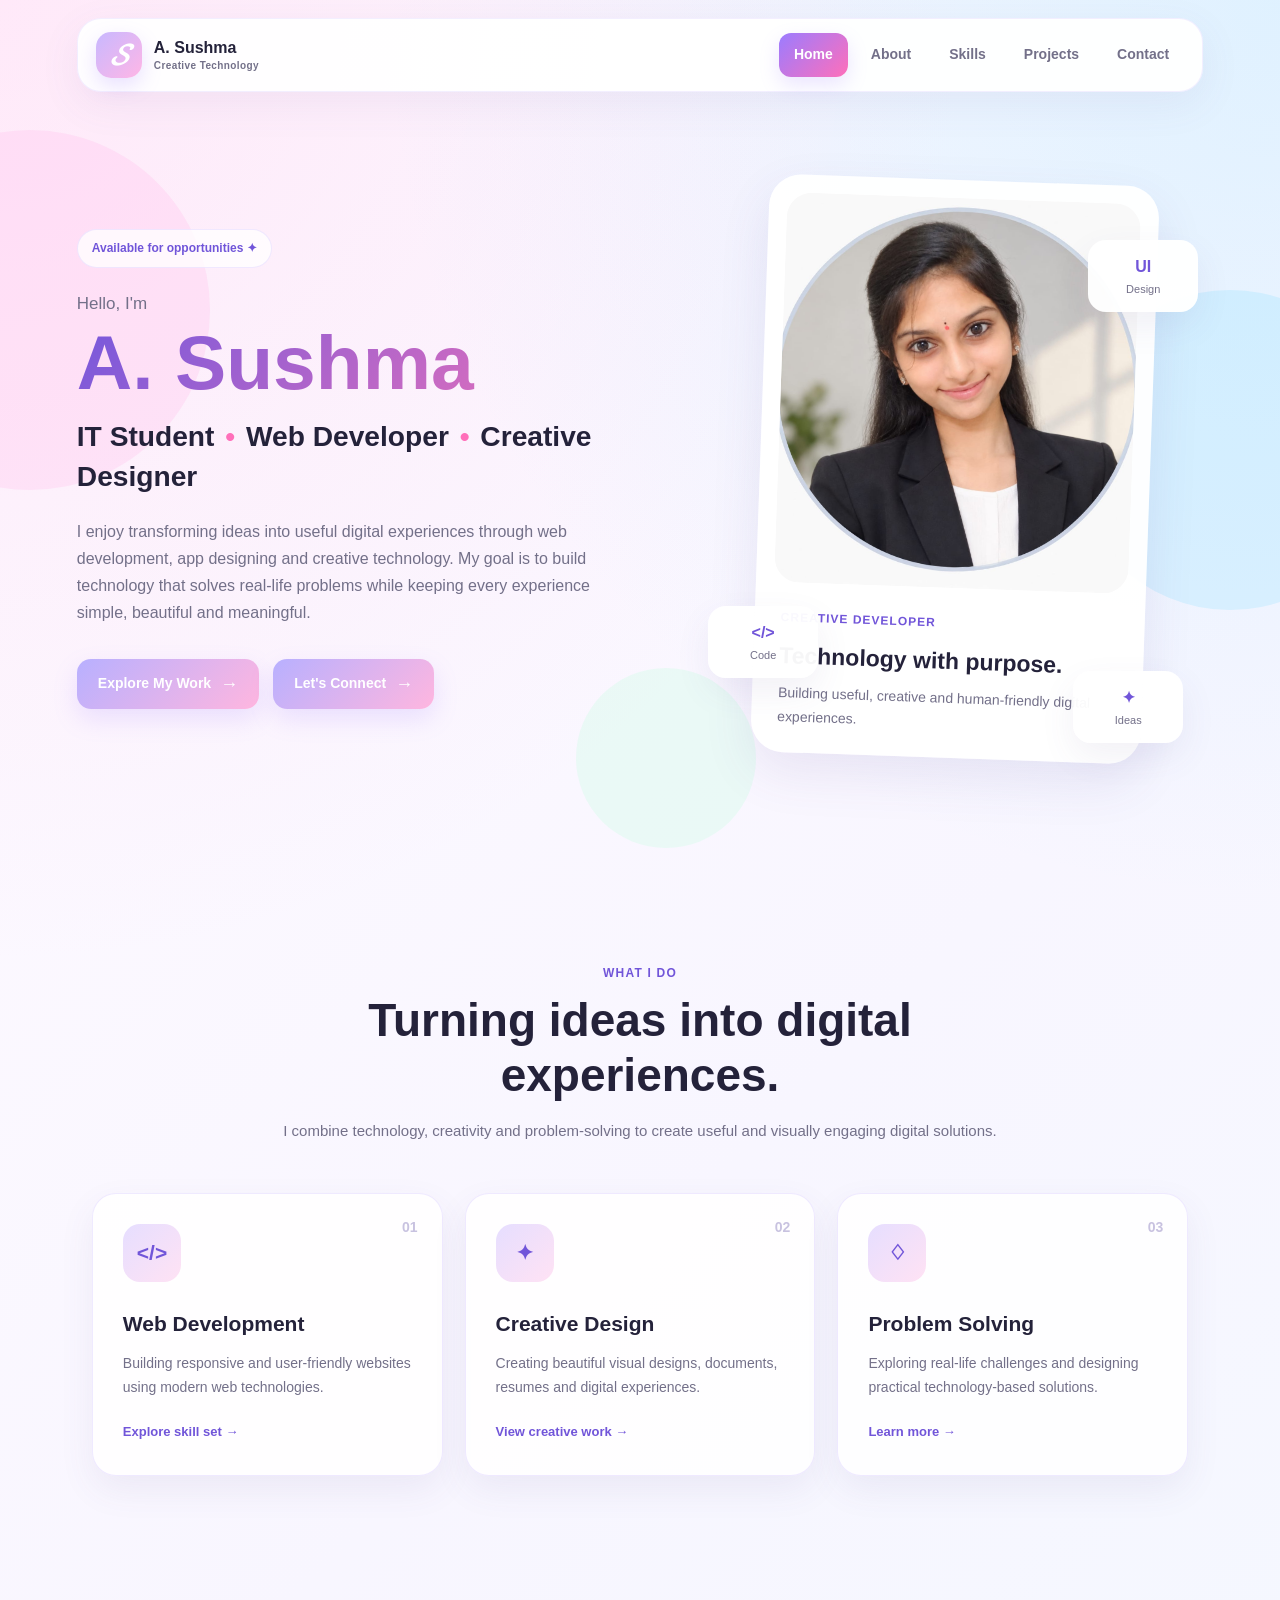
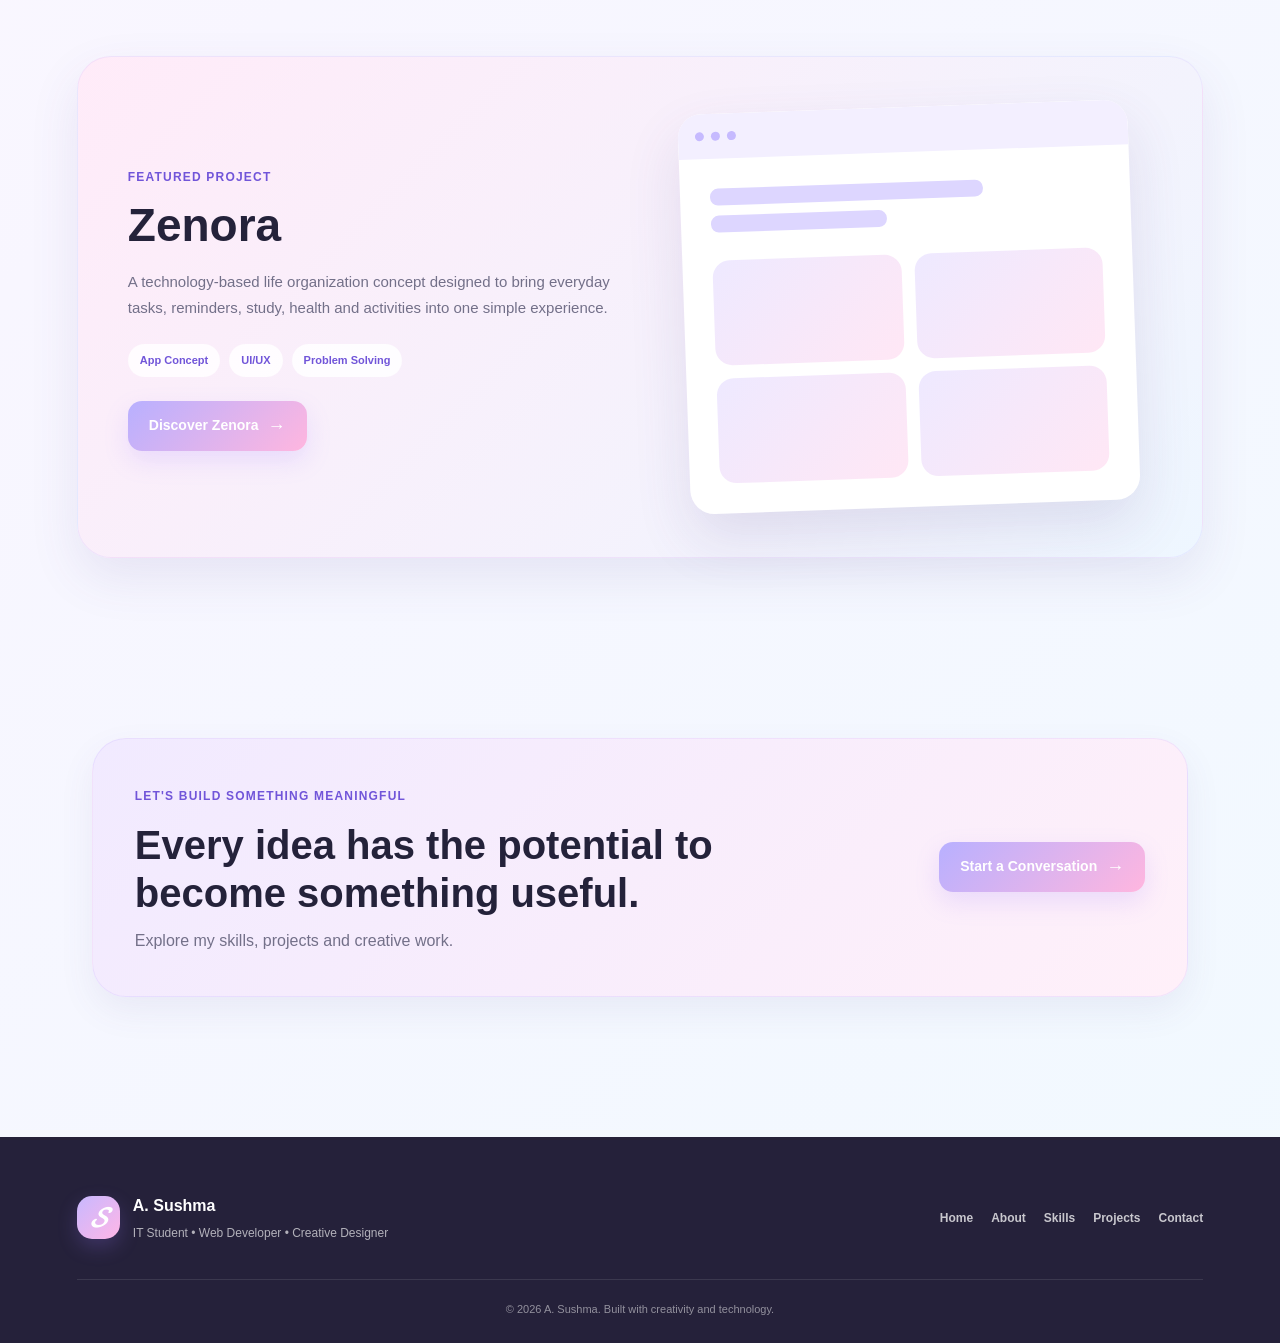
<file: index.html>
<!DOCTYPE html>
<html lang="en">

<head>
    <meta charset="UTF-8">
    <meta name="viewport" content="width=device-width, initial-scale=1.0">

    <meta
        name="description"
        content="A. Sushma - IT Student, Web Developer and Creative Designer."
    >

    <title>A. Sushma | Creative Technology Portfolio</title>

    <link rel="stylesheet" href="css/style.css">
</head>

<body>

    <header class="site-header">

        <nav class="navbar">

            <a href="index.html" class="brand">

                <span class="brand-logo">𝓢</span>

                <span class="brand-text">
                    <strong>A. Sushma</strong>
                    <small>Creative Technology</small>
                </span>

            </a>

            <button
                class="menu-toggle"
                id="menuToggle"
                type="button"
                aria-label="Open navigation menu"
                aria-expanded="false"
            >
                <span></span>
                <span></span>
                <span></span>
            </button>

            <div class="nav-links" id="navLinks">

                <a href="index.html" class="active">Home</a>
                <a href="about.html">About</a>
                <a href="skills.html">Skills</a>
                <a href="projects.html">Projects</a>
                <a href="contact.html">Contact</a>

            </div>

        </nav>

    </header>


    <main>

        <section class="hero-section">

            <div class="background-shape shape-one"></div>
            <div class="background-shape shape-two"></div>
            <div class="background-shape shape-three"></div>

            <div class="hero-container">

                <div class="hero-content">

                    <span class="eyebrow">
                        Available for opportunities ✦
                    </span>

                    <p class="hero-small-text">
                        Hello, I'm
                    </p>

                    <h1>
                        A. Sushma
                    </h1>

                    <h2>
                        IT Student
                        <span>•</span>
                        Web Developer
                        <span>•</span>
                        Creative Designer
                    </h2>

                    <p class="hero-description">
                        I enjoy transforming ideas into useful digital experiences
                        through web development, app designing and creative technology.
                        My goal is to build technology that solves real-life problems
                        while keeping every experience simple, beautiful and meaningful.
                    </p>

                    <div class="hero-buttons">

                        <a
                            href="projects.html"
                            class="primary-button"
                        >
                            Explore My Work
                            <span>→</span>
                        </a>

                        <a
                            href="contact.html"
                            class="secondary-button"
                        >
                            Let's Connect
                            <span>→</span>
                        </a>

                    </div>

                </div>


                <div class="hero-visual">

                    <div class="profile-card">

                        <div class="profile-image-wrap">

                            <img
                                src="images/profile.jpeg"
                                alt="A. Sushma"
                                class="profile-image"
                                id="profileImage"
                            >

                            <div
                                class="profile-fallback"
                                id="profileFallback"
                                style="display: none;"
                            >
                                AS
                            </div>

                        </div>

                        <div class="profile-card-content">

                            <span>
                                Creative Developer
                            </span>

                            <h3>
                                Technology with purpose.
                            </h3>

                            <p>
                                Building useful, creative and human-friendly
                                digital experiences.
                            </p>

                        </div>

                    </div>


                    <div class="floating-card floating-card-one">

                        <strong>
                            UI
                        </strong>

                        <span>
                            Design
                        </span>

                    </div>


                    <div class="floating-card floating-card-two">

                        <strong>
                            &lt;/&gt;
                        </strong>

                        <span>
                            Code
                        </span>

                    </div>


                    <div class="floating-card floating-card-three">

                        <strong>
                            ✦
                        </strong>

                        <span>
                            Ideas
                        </span>

                    </div>

                </div>

            </div>

        </section>


        <section class="section">

            <div class="section-heading reveal">

                <span class="section-tag">
                    What I Do
                </span>

                <h2>
                    Turning ideas into digital experiences.
                </h2>

                <p>
                    I combine technology, creativity and problem-solving
                    to create useful and visually engaging digital solutions.
                </p>

            </div>


            <div class="feature-grid">

                <article class="feature-card reveal">

                    <div class="feature-number">
                        01
                    </div>

                    <div class="feature-icon">
                        &lt;/&gt;
                    </div>

                    <h3>
                        Web Development
                    </h3>

                    <p>
                        Building responsive and user-friendly websites
                        using modern web technologies.
                    </p>

                    <a href="skills.html">
                        Explore skill set →
                    </a>

                </article>


                <article class="feature-card reveal">

                    <div class="feature-number">
                        02
                    </div>

                    <div class="feature-icon">
                        ✦
                    </div>

                    <h3>
                        Creative Design
                    </h3>

                    <p>
                        Creating beautiful visual designs, documents,
                        resumes and digital experiences.
                    </p>

                    <a href="projects.html">
                        View creative work →
                    </a>

                </article>


                <article class="feature-card reveal">

                    <div class="feature-number">
                        03
                    </div>

                    <div class="feature-icon">
                        ♢
                    </div>

                    <h3>
                        Problem Solving
                    </h3>

                    <p>
                        Exploring real-life challenges and designing
                        practical technology-based solutions.
                    </p>

                    <a href="about.html">
                        Learn more →
                    </a>

                </article>

            </div>

        </section>


        <section class="section featured-project-section">

            <div class="featured-project reveal">

                <div class="featured-project-content">

                    <span class="section-tag">
                        Featured Project
                    </span>

                    <h2>
                        Zenora
                    </h2>

                    <p class="project-lead">
                        A technology-based life organization concept
                        designed to bring everyday tasks, reminders,
                        study, health and activities into one simple experience.
                    </p>

                    <div class="project-tags">

                        <span>
                            App Concept
                        </span>

                        <span>
                            UI/UX
                        </span>

                        <span>
                            Problem Solving
                        </span>

                    </div>

                    <a
                        href="projects.html"
                        class="primary-button"
                    >
                        Discover Zenora
                        <span>→</span>
                    </a>

                </div>


                <div class="zenora-visual">

                    <div class="zenora-window">

                        <div class="zenora-topbar">
                            <span></span>
                            <span></span>
                            <span></span>
                        </div>

                        <div class="zenora-body">

                            <div class="zenora-title-line"></div>
                            <div class="zenora-title-line short"></div>

                            <div class="zenora-box-grid">
                                <div></div>
                                <div></div>
                                <div></div>
                                <div></div>
                            </div>

                        </div>

                    </div>

                </div>

            </div>

        </section>


        <section class="section">

            <div class="cta-card reveal">

                <div>

                    <span class="section-tag">
                        Let's build something meaningful
                    </span>

                    <h2>
                        Every idea has the potential to become something useful.
                    </h2>

                    <p>
                        Explore my skills, projects and creative work.
                    </p>

                </div>

                <a
                    href="contact.html"
                    class="secondary-button"
                >
                    Start a Conversation
                    <span>→</span>
                </a>

            </div>

        </section>

    </main>


    <footer class="site-footer">

        <div class="footer-content">

            <div class="footer-brand">

                <span class="brand-logo">
                    𝓢
                </span>

                <div>

                    <strong>
                        A. Sushma
                    </strong>

                    <p>
                        IT Student • Web Developer • Creative Designer
                    </p>

                </div>

            </div>


            <div class="footer-links">

                <a href="index.html">Home</a>
                <a href="about.html">About</a>
                <a href="skills.html">Skills</a>
                <a href="projects.html">Projects</a>
                <a href="contact.html">Contact</a>

            </div>

        </div>


        <div class="footer-bottom">

            <p>
                © 2026 A. Sushma. Built with creativity and technology.
            </p>

        </div>

    </footer>


    <script>

        const profileImage =
            document.getElementById("profileImage");

        const profileFallback =
            document.getElementById("profileFallback");


        if (profileImage && profileFallback) {

            profileImage.addEventListener(
                "load",
                function () {

                    profileFallback.style.display = "none";

                }
            );


            profileImage.addEventListener(
                "error",
                function () {

                    profileImage.style.display = "none";

                    profileFallback.style.display = "flex";

                }
            );

        }

    </script>


    <script src="css/js/script.js"></script>

</body>

</html>
</file>
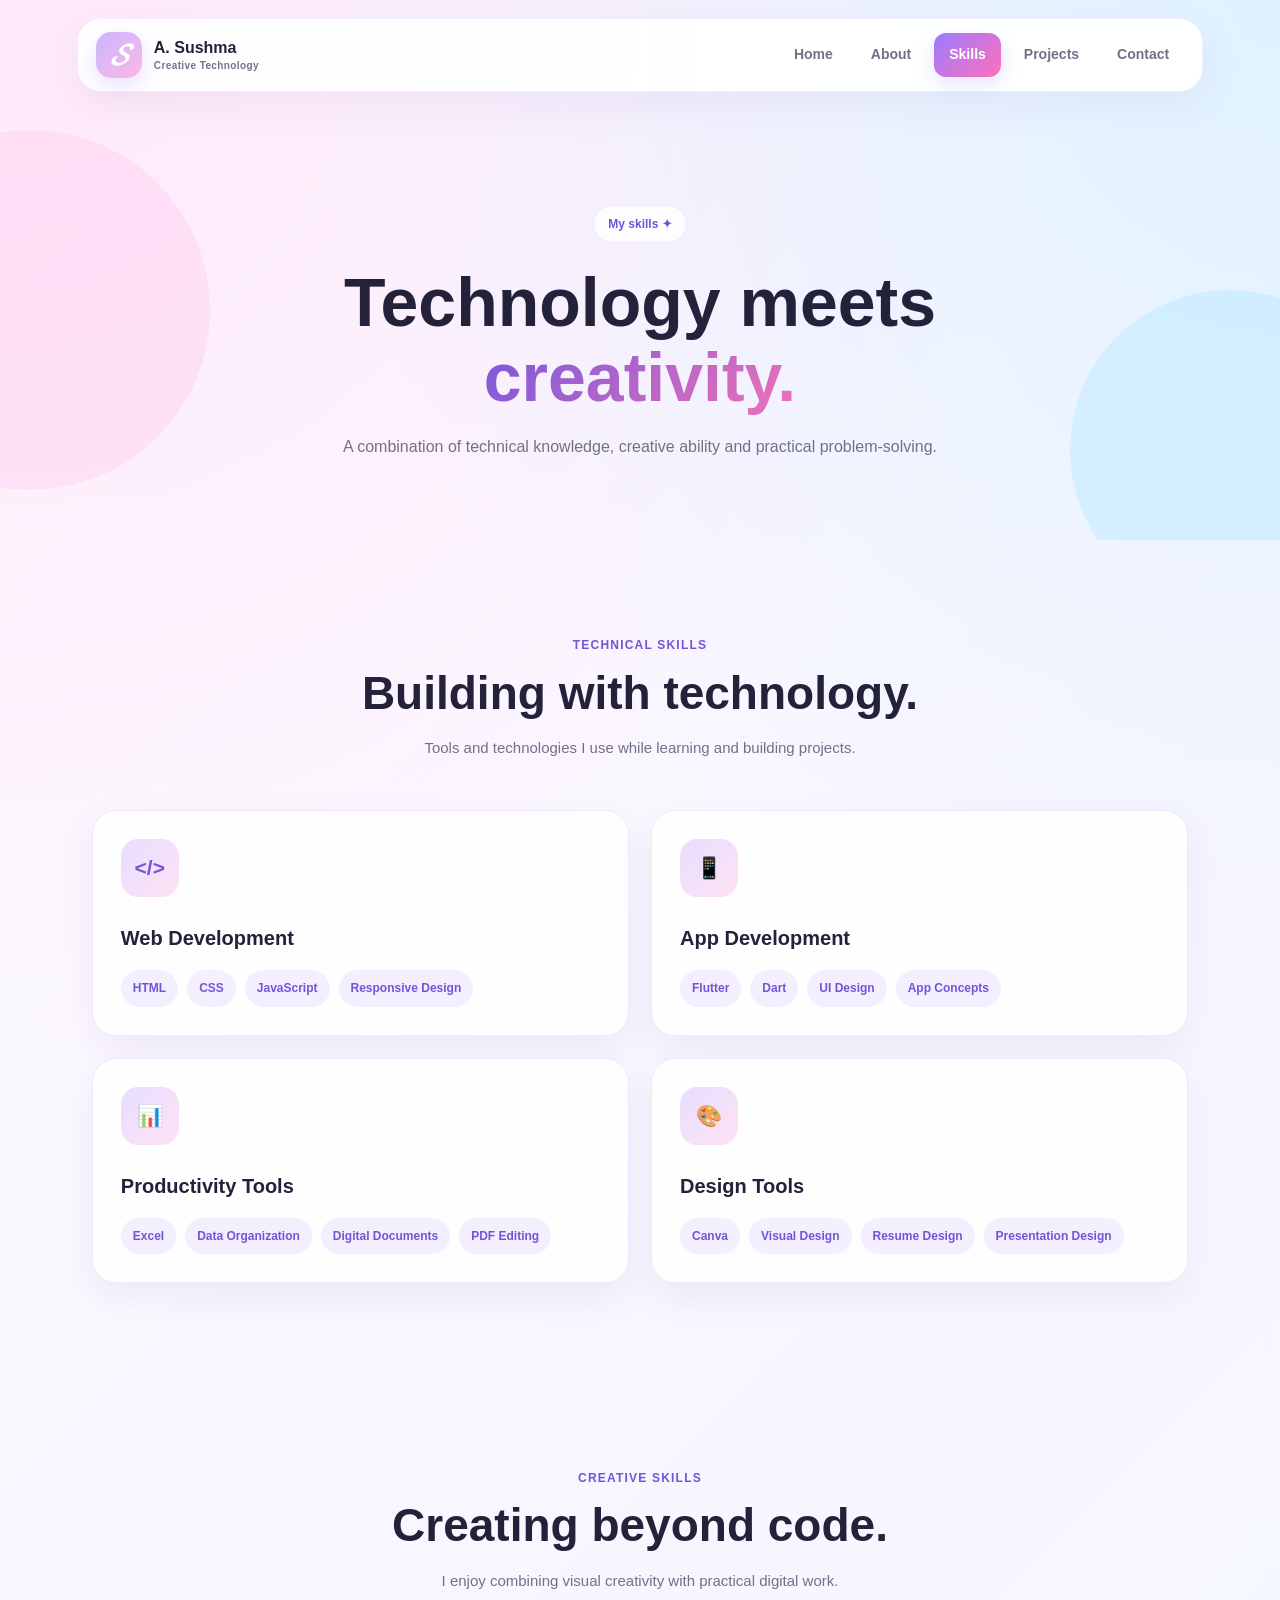
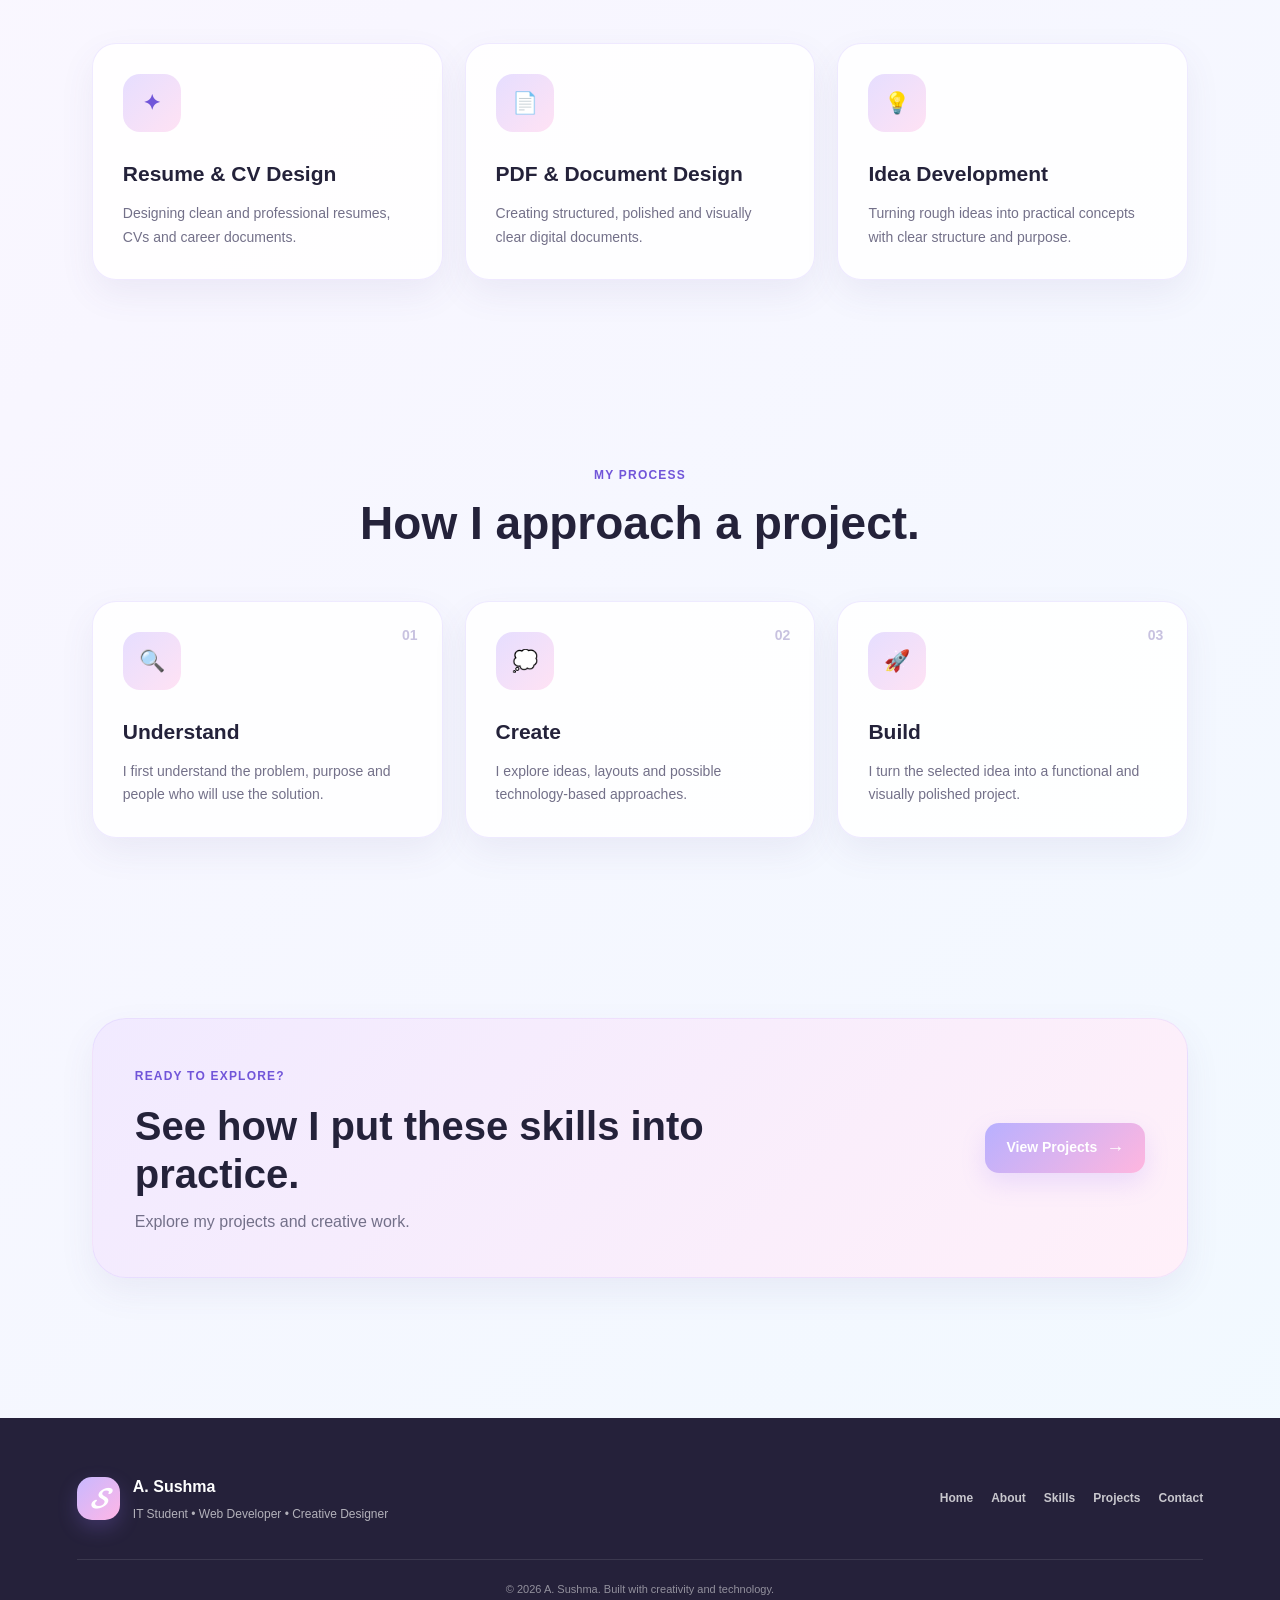
<file: skills.html>
<!DOCTYPE html>
<html lang="en">

<head>
    <meta charset="UTF-8">
    <meta name="viewport" content="width=device-width, initial-scale=1.0">

    <meta
        name="description"
        content="Skills of A. Sushma - Web Development, App Designing and Creative Design."
    >

    <title>Skills | A. Sushma</title>

    <link rel="stylesheet" href="css/style.css">
</head>

<body>

    <!-- =====================================================
         HEADER
    ====================================================== -->

    <header class="site-header">

        <nav class="navbar">

            <a href="index.html" class="brand">

                <span class="brand-logo">𝓢</span>

                <span class="brand-text">

                    <strong>
                        A. Sushma
                    </strong>

                    <small>
                        Creative Technology
                    </small>

                </span>

            </a>


            <button
                class="menu-toggle"
                id="menuToggle"
                type="button"
                aria-label="Open navigation menu"
                aria-expanded="false"
            >

                <span></span>
                <span></span>
                <span></span>

            </button>


            <div class="nav-links" id="navLinks">

                <a href="index.html">
                    Home
                </a>

                <a href="about.html">
                    About
                </a>

                <a href="skills.html" class="active">
                    Skills
                </a>

                <a href="projects.html">
                    Projects
                </a>

                <a href="contact.html">
                    Contact
                </a>

            </div>

        </nav>

    </header>


    <main>

        <!-- =====================================================
             PAGE HERO
        ====================================================== -->

        <section class="page-hero">

            <div class="background-shape shape-one"></div>
            <div class="background-shape shape-two"></div>


            <div class="page-hero-inner reveal">

                <span class="eyebrow">
                    My skills ✦
                </span>


                <h1>
                    Technology meets
                    <span>creativity.</span>
                </h1>


                <p>
                    A combination of technical knowledge, creative ability
                    and practical problem-solving.
                </p>

            </div>

        </section>


        <!-- =====================================================
             TECHNICAL SKILLS
        ====================================================== -->

        <section class="section">

            <div class="section-heading reveal">

                <span class="section-tag">
                    Technical Skills
                </span>


                <h2>
                    Building with technology.
                </h2>


                <p>
                    Tools and technologies I use while learning and building projects.
                </p>

            </div>


            <div class="skills-grid">


                <article class="skill-card reveal">

                    <div class="feature-icon">
                        &lt;/&gt;
                    </div>


                    <h3>
                        Web Development
                    </h3>


                    <div class="skill-list">

                        <span>
                            HTML
                        </span>

                        <span>
                            CSS
                        </span>

                        <span>
                            JavaScript
                        </span>

                        <span>
                            Responsive Design
                        </span>

                    </div>

                </article>


                <article class="skill-card reveal">

                    <div class="feature-icon">
                        📱
                    </div>


                    <h3>
                        App Development
                    </h3>


                    <div class="skill-list">

                        <span>
                            Flutter
                        </span>

                        <span>
                            Dart
                        </span>

                        <span>
                            UI Design
                        </span>

                        <span>
                            App Concepts
                        </span>

                    </div>

                </article>


                <article class="skill-card reveal">

                    <div class="feature-icon">
                        📊
                    </div>


                    <h3>
                        Productivity Tools
                    </h3>


                    <div class="skill-list">

                        <span>
                            Excel
                        </span>

                        <span>
                            Data Organization
                        </span>

                        <span>
                            Digital Documents
                        </span>

                        <span>
                            PDF Editing
                        </span>

                    </div>

                </article>


                <article class="skill-card reveal">

                    <div class="feature-icon">
                        🎨
                    </div>


                    <h3>
                        Design Tools
                    </h3>


                    <div class="skill-list">

                        <span>
                            Canva
                        </span>

                        <span>
                            Visual Design
                        </span>

                        <span>
                            Resume Design
                        </span>

                        <span>
                            Presentation Design
                        </span>

                    </div>

                </article>

            </div>

        </section>


        <!-- =====================================================
             CREATIVE SKILLS
        ====================================================== -->

        <section class="section">

            <div class="section-heading reveal">

                <span class="section-tag">
                    Creative Skills
                </span>


                <h2>
                    Creating beyond code.
                </h2>


                <p>
                    I enjoy combining visual creativity with practical digital work.
                </p>

            </div>


            <div class="feature-grid">


                <article class="feature-card reveal">

                    <div class="feature-icon">
                        ✦
                    </div>


                    <h3>
                        Resume &amp; CV Design
                    </h3>


                    <p>
                        Designing clean and professional resumes,
                        CVs and career documents.
                    </p>

                </article>


                <article class="feature-card reveal">

                    <div class="feature-icon">
                        📄
                    </div>


                    <h3>
                        PDF &amp; Document Design
                    </h3>


                    <p>
                        Creating structured, polished and visually clear
                        digital documents.
                    </p>

                </article>


                <article class="feature-card reveal">

                    <div class="feature-icon">
                        💡
                    </div>


                    <h3>
                        Idea Development
                    </h3>


                    <p>
                        Turning rough ideas into practical concepts
                        with clear structure and purpose.
                    </p>

                </article>

            </div>

        </section>


        <!-- =====================================================
             MY PROCESS
        ====================================================== -->

        <section class="section">

            <div class="section-heading reveal">

                <span class="section-tag">
                    My Process
                </span>


                <h2>
                    How I approach a project.
                </h2>

            </div>


            <div class="feature-grid">


                <article class="feature-card reveal">

                    <div class="feature-number">
                        01
                    </div>


                    <div class="feature-icon">
                        🔍
                    </div>


                    <h3>
                        Understand
                    </h3>


                    <p>
                        I first understand the problem, purpose
                        and people who will use the solution.
                    </p>

                </article>


                <article class="feature-card reveal">

                    <div class="feature-number">
                        02
                    </div>


                    <div class="feature-icon">
                        💭
                    </div>


                    <h3>
                        Create
                    </h3>


                    <p>
                        I explore ideas, layouts and possible
                        technology-based approaches.
                    </p>

                </article>


                <article class="feature-card reveal">

                    <div class="feature-number">
                        03
                    </div>


                    <div class="feature-icon">
                        🚀
                    </div>


                    <h3>
                        Build
                    </h3>


                    <p>
                        I turn the selected idea into a functional
                        and visually polished project.
                    </p>

                </article>

            </div>

        </section>


        <!-- =====================================================
             CTA
        ====================================================== -->

        <section class="section">

            <div class="cta-card reveal">

                <div>

                    <span class="section-tag">
                        Ready to explore?
                    </span>


                    <h2>
                        See how I put these skills into practice.
                    </h2>


                    <p>
                        Explore my projects and creative work.
                    </p>

                </div>


                <a
                    href="projects.html"
                    class="primary-button"
                >
                    View Projects
                    <span>→</span>
                </a>

            </div>

        </section>

    </main>


    <!-- =====================================================
         FOOTER
    ====================================================== -->

    <footer class="site-footer">

        <div class="footer-content">


            <div class="footer-brand">

                <span class="brand-logo">
                    𝓢
                </span>


                <div>

                    <strong>
                        A. Sushma
                    </strong>


                    <p>
                        IT Student • Web Developer • Creative Designer
                    </p>

                </div>

            </div>


            <div class="footer-links">

                <a href="index.html">
                    Home
                </a>

                <a href="about.html">
                    About
                </a>

                <a href="skills.html">
                    Skills
                </a>

                <a href="projects.html">
                    Projects
                </a>

                <a href="contact.html">
                    Contact
                </a>

            </div>

        </div>


        <div class="footer-bottom">

            <p>
                © 2026 A. Sushma. Built with creativity and technology.
            </p>

        </div>

    </footer>


    <!-- JAVASCRIPT -->

    <script src="css/js/script.js"></script>

</body>

</html>
</file>
<file: css/style.css>
/* =========================================================
   A. SUSHMA PORTFOLIO
   MAIN STYLESHEET
   ========================================================= */

:root {
    --bg-main: #f8f6ff;
    --bg-soft: #fff8fc;
    --bg-blue: #f2f9ff;

    --purple: #9b7cff;
    --purple-dark: #7155d9;
    --pink: #ff6fba;
    --pink-soft: #ffb6e6;
    --blue: #7fdbff;
    --mint: #b8ffd8;

    --text-dark: #24223a;
    --text-main: #38354f;
    --text-soft: #737089;
    --white: #ffffff;

    --border: rgba(155, 124, 255, 0.16);

    --shadow-soft: 0 20px 50px rgba(89, 71, 145, 0.1);
    --shadow-card: 0 14px 35px rgba(89, 71, 145, 0.08);

    --radius-small: 16px;
    --radius-medium: 24px;
    --radius-large: 34px;
}


/* =========================================================
   RESET
   ========================================================= */

* {
    margin: 0;
    padding: 0;
    box-sizing: border-box;
}

html {
    scroll-behavior: smooth;
}

body {
    min-height: 100vh;

    font-family: Arial, Helvetica, sans-serif;

    color: var(--text-main);

    background:
        radial-gradient(
            circle at top left,
            rgba(255, 182, 230, 0.25),
            transparent 30%
        ),
        radial-gradient(
            circle at top right,
            rgba(127, 219, 255, 0.22),
            transparent 28%
        ),
        linear-gradient(
            135deg,
            #fffaff,
            #f8f6ff 45%,
            #f1f9ff
        );

    line-height: 1.7;

    overflow-x: hidden;
}

a {
    color: inherit;
    text-decoration: none;
}

img {
    display: block;
    max-width: 100%;
}

button,
a {
    -webkit-tap-highlight-color: transparent;
}


/* =========================================================
   NAVBAR
   ========================================================= */

.site-header {
    position: relative;
    z-index: 1000;

    width: 100%;

    padding: 18px 6%;
}

.navbar {
    position: relative;

    width: 100%;
    max-width: 1250px;
    min-height: 74px;

    margin: 0 auto;
    padding: 12px 18px;

    display: flex;

    align-items: center;
    justify-content: space-between;

    gap: 30px;

    background: rgba(255, 255, 255, 0.94);

    border: 1px solid rgba(155, 124, 255, 0.12);

    border-radius: 24px;

    box-shadow:
        0 12px 40px rgba(101, 83, 157, 0.08);
}


/* =========================================================
   BRAND
   ========================================================= */

.brand {
    display: inline-flex;

    align-items: center;
    justify-content: flex-start;

    gap: 12px;

    flex-shrink: 0;

    color: var(--text-dark);

    cursor: pointer;
}

.brand-logo {
    width: 46px;
    height: 46px;

    display: flex;

    align-items: center;
    justify-content: center;

    flex-shrink: 0;

    border-radius: 15px;

    background:
        linear-gradient(
            135deg,
            #c8b8ff,
            #ffb6e6
        );

    color: #ffffff;

    font-family:
        "Brush Script MT",
        "Segoe Script",
        cursive;

    font-size: 30px;
    font-weight: 700;

    font-style: italic;

    line-height: 1;

    box-shadow:
        0 8px 20px rgba(155, 124, 255, 0.22);

    transition:
        transform 0.3s ease,
        box-shadow 0.3s ease;
}

.brand:hover .brand-logo {
    transform: translateY(-2px) rotate(-4deg);

    box-shadow:
        0 12px 25px rgba(155, 124, 255, 0.28);
}

.brand-text {
    display: flex;

    flex-direction: column;

    justify-content: center;
    align-items: flex-start;

    line-height: 1.15;
}

.brand-text strong {
    font-size: 16px;

    font-weight: 800;

    color: var(--text-dark);

    white-space: nowrap;
}

.brand-text small {
    margin-top: 3px;

    font-size: 10px;

    font-weight: 600;

    letter-spacing: 0.4px;

    color: var(--text-soft);

    white-space: nowrap;
}


/* =========================================================
   NAV LINKS
   ========================================================= */

.nav-links {
    display: flex;

    align-items: center;
    justify-content: flex-end;

    gap: 8px;
}

.nav-links a {
    display: inline-flex;

    align-items: center;
    justify-content: center;

    padding: 10px 15px;

    color: var(--text-soft);

    font-size: 14px;

    font-weight: 700;

    border-radius: 12px;

    transition:
        color 0.25s ease,
        background 0.25s ease,
        transform 0.25s ease;
}

.nav-links a:hover {
    color: var(--purple-dark);

    background: #f5f0ff;

    transform: translateY(-1px);
}

.nav-links a.active {
    color: #ffffff;

    background:
        linear-gradient(
            135deg,
            var(--purple),
            var(--pink)
        );

    box-shadow:
        0 8px 20px rgba(155, 124, 255, 0.2);
}


/* =========================================================
   MOBILE MENU
   ========================================================= */

.menu-toggle {
    display: none;

    width: 44px;
    height: 44px;

    align-items: center;
    justify-content: center;

    flex-direction: column;

    gap: 5px;

    border: none;

    border-radius: 14px;

    background: #f4efff;

    cursor: pointer;
}

.menu-toggle span {
    width: 20px;
    height: 2px;

    border-radius: 20px;

    background: var(--purple-dark);
}


/* =========================================================
   HERO
   ========================================================= */

.hero-section {
    position: relative;

    min-height: 700px;

    padding: 70px 6% 110px;

    overflow: hidden;
}

.hero-container {
    position: relative;

    z-index: 2;

    max-width: 1250px;

    margin: 0 auto;

    display: grid;

    grid-template-columns: 1.05fr 0.95fr;

    align-items: center;

    gap: 80px;
}


/* =========================================================
   BACKGROUND SHAPES
   ========================================================= */

.background-shape {
    position: absolute;

    border-radius: 50%;

    pointer-events: none;
}

.shape-one {
    width: 360px;
    height: 360px;

    top: 20px;
    left: -150px;

    background: rgba(255, 182, 230, 0.26);
}

.shape-two {
    width: 320px;
    height: 320px;

    right: -110px;
    top: 180px;

    background: rgba(127, 219, 255, 0.22);
}

.shape-three {
    width: 180px;
    height: 180px;

    bottom: 20px;
    left: 45%;

    background: rgba(184, 255, 216, 0.24);
}


/* =========================================================
   HERO CONTENT
   ========================================================= */

.hero-content {
    max-width: 650px;
}

.eyebrow {
    display: inline-flex;

    align-items: center;

    padding: 8px 14px;

    margin-bottom: 22px;

    border: 1px solid rgba(155, 124, 255, 0.15);

    border-radius: 999px;

    background: rgba(255, 255, 255, 0.78);

    color: var(--purple-dark);

    font-size: 12px;

    font-weight: 700;
}

.hero-small-text {
    margin-bottom: 4px;

    color: var(--text-soft);

    font-size: 17px;
}

.hero-content h1 {
    font-size: clamp(48px, 6vw, 78px);

    line-height: 1.05;

    font-weight: 900;

    background:
        linear-gradient(
            135deg,
            #7658dc,
            #ef72b7
        );

    -webkit-background-clip: text;

    background-clip: text;

    color: transparent;
}

.hero-content h2 {
    margin-top: 14px;

    font-size: clamp(20px, 2.2vw, 29px);

    line-height: 1.4;

    color: var(--text-dark);
}

.hero-content h2 span {
    color: var(--pink);

    padding: 0 3px;
}

.hero-description {
    max-width: 600px;

    margin-top: 22px;

    color: var(--text-soft);

    font-size: 16px;
}


/* =========================================================
   BUTTONS
   ========================================================= */

.hero-buttons {
    display: flex;

    flex-wrap: wrap;

    gap: 14px;

    margin-top: 32px;
}

.primary-button,
.secondary-button {
    display: inline-flex;

    align-items: center;
    justify-content: center;

    gap: 9px;

    min-height: 50px;

    padding: 13px 21px;

    border: none;

    border-radius: 14px;

    background:
        linear-gradient(
            135deg,
            #b8b0ff,
            #ffb6df
        );

    color: #ffffff;

    font-size: 14px;

    font-weight: 800;

    box-shadow:
        0 10px 24px rgba(155, 124, 255, 0.18);

    transition:
        transform 0.25s ease,
        box-shadow 0.25s ease;
}

.primary-button:hover,
.secondary-button:hover {
    transform: translateY(-3px);

    box-shadow:
        0 15px 28px rgba(155, 124, 255, 0.25);
}

.primary-button span,
.secondary-button span {
    font-size: 18px;

    line-height: 1;
}


/* =========================================================
   HERO VISUAL
   ========================================================= */

.hero-visual {
    position: relative;

    min-height: 510px;

    display: flex;

    align-items: center;
    justify-content: center;
}

.profile-card {
    position: relative;

    z-index: 3;

    width: min(100%, 390px);

    padding: 18px;

    background: rgba(255, 255, 255, 0.94);

    border-radius: 32px;

    box-shadow: var(--shadow-soft);

    transform: rotate(2deg);

    transition: transform 0.4s ease;
}

.profile-card:hover {
    transform: rotate(0deg) translateY(-5px);
}

.profile-image-wrap {
    width: 100%;

    height: 390px;

    overflow: hidden;

    border-radius: 25px;

    background:
        linear-gradient(
            145deg,
            #ece5ff,
            #ffe5f4
        );
}

.profile-image {
    width: 100%;

    height: 100%;

    object-fit: cover;
}

.profile-fallback {
    width: 100%;

    height: 100%;

    align-items: center;
    justify-content: center;

    font-size: 90px;

    font-weight: 900;

    color: #ffffff;

    background:
        linear-gradient(
            135deg,
            #9b7cff,
            #ff8ec7
        );
}

.profile-card-content {
    padding: 20px 8px 5px;
}

.profile-card-content span {
    color: var(--purple-dark);

    font-size: 12px;

    font-weight: 800;

    text-transform: uppercase;

    letter-spacing: 1px;
}

.profile-card-content h3 {
    margin-top: 7px;

    font-size: 23px;

    color: var(--text-dark);
}

.profile-card-content p {
    margin-top: 6px;

    color: var(--text-soft);

    font-size: 14px;
}


/* =========================================================
   FLOATING CARDS
   ========================================================= */

.floating-card {
    position: absolute;

    z-index: 5;

    min-width: 110px;

    display: flex;

    flex-direction: column;

    align-items: center;
    justify-content: center;

    padding: 13px 16px;

    border-radius: 18px;

    background: rgba(255, 255, 255, 0.96);

    box-shadow: var(--shadow-card);

    animation: floating 4s ease-in-out infinite;
}

.floating-card strong {
    font-size: 16px;

    color: var(--purple-dark);
}

.floating-card span {
    font-size: 11px;

    color: var(--text-soft);
}

.floating-card-one {
    top: 60px;

    right: 5px;
}

.floating-card-two {
    bottom: 80px;

    left: 2px;

    animation-delay: 1s;
}

.floating-card-three {
    bottom: 15px;

    right: 20px;

    animation-delay: 2s;
}

@keyframes floating {
    0%,
    100% {
        transform: translateY(0);
    }

    50% {
        transform: translateY(-9px);
    }
}


/* =========================================================
   SECTIONS
   ========================================================= */

.section {
    position: relative;

    max-width: 1250px;

    margin: 0 auto;

    padding: 90px 6%;
}

.section-heading {
    max-width: 730px;

    margin: 0 auto 50px;

    text-align: center;
}

.section-tag {
    display: inline-block;

    margin-bottom: 10px;

    color: var(--purple-dark);

    font-size: 12px;

    font-weight: 800;

    letter-spacing: 1.2px;

    text-transform: uppercase;
}

.section-heading h2,
.featured-project-content h2,
.cta-card h2 {
    color: var(--text-dark);

    font-size: clamp(30px, 4vw, 46px);

    line-height: 1.2;
}

.section-heading p {
    margin-top: 14px;

    color: var(--text-soft);

    font-size: 15px;
}


/* =========================================================
   FEATURE GRID
   ========================================================= */

.feature-grid {
    display: grid;

    grid-template-columns: repeat(3, 1fr);

    gap: 22px;
}

.feature-card {
    position: relative;

    padding: 30px;

    background: rgba(255, 255, 255, 0.88);

    border: 1px solid var(--border);

    border-radius: var(--radius-medium);

    box-shadow: var(--shadow-card);

    transition:
        transform 0.3s ease,
        box-shadow 0.3s ease;
}

.feature-card:hover {
    transform: translateY(-8px);

    box-shadow:
        0 20px 40px rgba(89, 71, 145, 0.13);
}

.feature-number {
    position: absolute;

    top: 22px;

    right: 24px;

    color: #c8c2e0;

    font-size: 14px;

    font-weight: 800;
}

.feature-icon {
    width: 58px;
    height: 58px;

    display: flex;

    align-items: center;
    justify-content: center;

    margin-bottom: 24px;

    border-radius: 17px;

    background:
        linear-gradient(
            135deg,
            #e6deff,
            #ffe2f4
        );

    color: var(--purple-dark);

    font-size: 21px;

    font-weight: 800;
}

.feature-card h3 {
    color: var(--text-dark);

    font-size: 21px;
}

.feature-card p {
    margin-top: 10px;

    color: var(--text-soft);

    font-size: 14px;
}

.feature-card a {
    display: inline-block;

    margin-top: 22px;

    color: var(--purple-dark);

    font-size: 13px;

    font-weight: 800;
}

.feature-card a:hover {
    color: var(--pink);
}


/* =========================================================
   FEATURED PROJECT
   ========================================================= */

.featured-project-section {
    max-width: 100%;
}

.featured-project {
    max-width: 1130px;

    margin: 0 auto;

    display: grid;

    grid-template-columns: 1fr 1fr;

    gap: 50px;

    align-items: center;

    padding: 50px;

    border-radius: var(--radius-large);

    background:
        linear-gradient(
            135deg,
            rgba(255, 234, 248, 0.95),
            rgba(237, 246, 255, 0.95)
        );

    border: 1px solid rgba(155, 124, 255, 0.11);

    box-shadow: var(--shadow-soft);
}

.featured-project-content {
    max-width: 550px;
}

.project-lead {
    margin-top: 16px;

    color: var(--text-soft);

    font-size: 15px;
}

.project-tags {
    display: flex;

    flex-wrap: wrap;

    gap: 9px;

    margin: 24px 0;
}

.project-tags span {
    padding: 7px 12px;

    border-radius: 999px;

    background: rgba(255, 255, 255, 0.82);

    color: var(--purple-dark);

    font-size: 11px;

    font-weight: 800;
}


/* =========================================================
   ZENORA VISUAL
   ========================================================= */

.zenora-visual {
    display: flex;

    align-items: center;
    justify-content: center;
}

.zenora-window {
    width: min(100%, 450px);

    overflow: hidden;

    border-radius: 24px;

    background: #ffffff;

    box-shadow:
        0 25px 55px rgba(89, 71, 145, 0.14);

    transform: rotate(-2deg);

    transition: transform 0.3s ease;
}

.zenora-window:hover {
    transform: rotate(0deg) translateY(-4px);
}

.zenora-topbar {
    height: 45px;

    display: flex;

    align-items: center;

    gap: 7px;

    padding: 0 17px;

    background: #f3efff;
}

.zenora-topbar span {
    width: 9px;
    height: 9px;

    border-radius: 50%;

    background: #c6baff;
}

.zenora-body {
    padding: 30px;
}

.zenora-title-line {
    width: 70%;

    height: 17px;

    border-radius: 8px;

    background: #ddd6ff;
}

.zenora-title-line.short {
    width: 45%;

    margin-top: 10px;
}

.zenora-box-grid {
    margin-top: 28px;

    display: grid;

    grid-template-columns: repeat(2, 1fr);

    gap: 13px;
}

.zenora-box-grid div {
    height: 105px;

    border-radius: 17px;

    background:
        linear-gradient(
            135deg,
            #eee9ff,
            #ffe7f5
        );
}


/* =========================================================
   CTA
   ========================================================= */

.cta-card {
    display: flex;

    align-items: center;
    justify-content: space-between;

    gap: 30px;

    padding: 42px;

    border-radius: var(--radius-large);

    background:
        linear-gradient(
            135deg,
            #f1eaff,
            #fff0f9
        );

    border: 1px solid rgba(155, 124, 255, 0.12);

    box-shadow: var(--shadow-card);
}

.cta-card h2 {
    max-width: 720px;

    margin-top: 5px;

    font-size: clamp(27px, 3.5vw, 40px);
}

.cta-card p {
    margin-top: 10px;

    color: var(--text-soft);
}


/* =========================================================
   PAGE HERO
   ========================================================= */

.page-hero {
    position: relative;

    padding: 95px 6% 80px;

    text-align: center;

    overflow: hidden;
}

.page-hero-inner {
    position: relative;

    z-index: 2;

    max-width: 800px;

    margin: 0 auto;
}

.page-hero h1 {
    color: var(--text-dark);

    font-size: clamp(42px, 6vw, 68px);

    line-height: 1.1;
}

.page-hero h1 span {
    background:
        linear-gradient(
            135deg,
            #7658dc,
            #ef72b7
        );

    -webkit-background-clip: text;

    background-clip: text;

    color: transparent;
}

.page-hero p {
    max-width: 700px;

    margin: 18px auto 0;

    color: var(--text-soft);

    font-size: 16px;
}


/* =========================================================
   ABOUT
   ========================================================= */

.about-grid {
    display: grid;

    grid-template-columns: 1fr 1fr;

    gap: 30px;
}

.about-card {
    padding: 32px;

    background: rgba(255, 255, 255, 0.88);

    border: 1px solid var(--border);

    border-radius: var(--radius-medium);

    box-shadow: var(--shadow-card);
}

.about-card h3 {
    margin-bottom: 12px;

    color: var(--text-dark);

    font-size: 22px;
}

.about-card p {
    color: var(--text-soft);

    font-size: 15px;
}


/* =========================================================
   INTERESTS
   ========================================================= */

.interest-grid {
    display: grid;

    grid-template-columns: repeat(4, 1fr);

    gap: 18px;
}

.interest-card {
    padding: 25px;

    text-align: center;

    background: rgba(255, 255, 255, 0.88);

    border: 1px solid var(--border);

    border-radius: 22px;

    box-shadow: var(--shadow-card);

    transition: transform 0.3s ease;
}

.interest-card:hover {
    transform: translateY(-7px);
}

.interest-card h3 {
    margin-top: 12px;

    font-size: 17px;

    color: var(--text-dark);
}

.interest-card p {
    margin-top: 7px;

    color: var(--text-soft);

    font-size: 13px;
}


/* =========================================================
   SKILLS
   ========================================================= */

.skills-grid {
    display: grid;

    grid-template-columns: repeat(2, 1fr);

    gap: 22px;
}

.skill-card {
    padding: 28px;

    background: rgba(255, 255, 255, 0.88);

    border: 1px solid var(--border);

    border-radius: var(--radius-medium);

    box-shadow: var(--shadow-card);
}

.skill-card h3 {
    margin-bottom: 15px;

    color: var(--text-dark);

    font-size: 20px;
}

.skill-list {
    display: flex;

    flex-wrap: wrap;

    gap: 9px;
}

.skill-list span {
    padding: 8px 12px;

    border-radius: 999px;

    background: #f3efff;

    color: var(--purple-dark);

    font-size: 12px;

    font-weight: 700;
}


/* =========================================================
   PROJECTS
   ========================================================= */

.projects-grid {
    display: grid;

    grid-template-columns: repeat(2, 1fr);

    gap: 25px;
}

.project-card {
    overflow: hidden;

    background: rgba(255, 255, 255, 0.9);

    border: 1px solid var(--border);

    border-radius: var(--radius-medium);

    box-shadow: var(--shadow-card);

    transition:
        transform 0.3s ease,
        box-shadow 0.3s ease;
}

.project-card:hover {
    transform: translateY(-8px);

    box-shadow:
        0 22px 45px rgba(89, 71, 145, 0.13);
}

.project-image {
    width: 100%;

    height: 260px;

    object-fit: cover;

    background: #f2edff;
}

.project-card-content {
    padding: 25px;
}

.project-card-content h3 {
    color: var(--text-dark);

    font-size: 22px;
}

.project-card-content p {
    margin-top: 9px;

    color: var(--text-soft);

    font-size: 14px;
}

.project-card-content a {
    display: inline-block;

    margin-top: 17px;

    color: var(--purple-dark);

    font-size: 13px;

    font-weight: 800;
}


/* =========================================================
   CONTACT
   ========================================================= */

.contact-grid {
    display: grid;

    grid-template-columns: 0.85fr 1.15fr;

    gap: 28px;
}

.contact-info,
.contact-form {
    padding: 32px;

    background: rgba(255, 255, 255, 0.9);

    border: 1px solid var(--border);

    border-radius: var(--radius-medium);

    box-shadow: var(--shadow-card);
}

.contact-info h3,
.contact-form h3 {
    margin-bottom: 10px;

    color: var(--text-dark);

    font-size: 23px;
}

.contact-info p {
    color: var(--text-soft);
}

.contact-item {
    margin-top: 22px;
}

.contact-item strong {
    display: block;

    color: var(--text-dark);

    font-size: 14px;
}

.contact-item span {
    color: var(--text-soft);

    font-size: 14px;
}


/* =========================================================
   FORM
   ========================================================= */

.form-group {
    margin-bottom: 18px;
}

.form-group label {
    display: block;

    margin-bottom: 7px;

    color: var(--text-dark);

    font-size: 13px;

    font-weight: 700;
}

.form-group input,
.form-group textarea {
    width: 100%;

    padding: 13px 15px;

    border: 1px solid #e6e0f4;

    border-radius: 13px;

    outline: none;

    background: #fcfbff;

    color: var(--text-dark);

    font-family: inherit;

    font-size: 14px;

    transition:
        border 0.25s ease,
        box-shadow 0.25s ease;
}

.form-group textarea {
    min-height: 145px;

    resize: vertical;
}

.form-group input:focus,
.form-group textarea:focus {
    border-color: var(--purple);

    box-shadow:
        0 0 0 4px rgba(155, 124, 255, 0.1);
}

.error-message {
    display: block;

    min-height: 18px;

    margin-top: 4px;

    color: #e47cae;

    font-size: 11px;
}

.input-error input,
.input-error textarea {
    border-color: #ef94bc;
}

.form-success {
    display: none;

    margin-top: 18px;

    padding: 13px 16px;

    border-radius: 13px;

    background: #ecfff5;

    color: #3a9c6d;

    font-size: 13px;

    font-weight: 700;
}

.form-success.show {
    display: block;
}


/* =========================================================
   FOOTER
   ========================================================= */

.site-footer {
    margin-top: 50px;

    padding: 55px 6% 25px;

    background: #25213a;

    color: #ffffff;
}

.footer-content {
    max-width: 1250px;

    margin: 0 auto;

    display: flex;

    justify-content: space-between;
    align-items: center;

    gap: 35px;
}

.footer-brand {
    display: flex;

    align-items: center;

    gap: 13px;
}

.footer-brand .brand-logo {
    width: 43px;
    height: 43px;

    font-size: 28px;
}

.footer-brand strong {
    font-size: 16px;
}

.footer-brand p {
    margin-top: 4px;

    color: rgba(255, 255, 255, 0.65);

    font-size: 12px;
}

.footer-links {
    display: flex;

    flex-wrap: wrap;

    gap: 18px;
}

.footer-links a {
    color: rgba(255, 255, 255, 0.75);

    font-size: 12px;

    font-weight: 700;

    transition: color 0.25s ease;
}

.footer-links a:hover {
    color: #ffb6e6;
}

.footer-bottom {
    max-width: 1250px;

    margin: 35px auto 0;

    padding-top: 20px;

    border-top: 1px solid rgba(255, 255, 255, 0.1);
}

.footer-bottom p {
    color: rgba(255, 255, 255, 0.5);

    font-size: 11px;

    text-align: center;
}


/* =========================================================
   ANIMATION
   ========================================================= */

.reveal {
    animation: revealUp 0.8s ease both;
}

@keyframes revealUp {
    from {
        opacity: 0;

        transform: translateY(25px);
    }

    to {
        opacity: 1;

        transform: translateY(0);
    }
}


/* =========================================================
   ORGANIZED PROJECT IMAGE BOXES
   ========================================================= */

.image-project-grid {
    width: 100%;

    max-width: 1100px;

    margin: 50px auto 0;

    display: grid;

    grid-template-columns:
        repeat(2, minmax(0, 1fr));

    gap: 30px;
}


/* =========================================================
   IMAGE PROJECT CARD
   ========================================================= */

.image-project-card {
    width: 100%;

    min-width: 0;

    background: rgba(255, 255, 255, 0.78);

    border: 1px solid rgba(150, 120, 200, 0.15);

    border-radius: 28px;

    overflow: hidden;

    box-shadow:
        0 18px 50px rgba(80, 60, 120, 0.10);

    transition:
        transform 0.35s ease,
        box-shadow 0.35s ease;
}

.image-project-card:hover {
    transform: translateY(-8px);

    box-shadow:
        0 25px 60px rgba(80, 60, 120, 0.16);
}


/* =========================================================
   IMAGE BOX
   ========================================================= */

.image-box {
    width: 100%;

    height: 320px;

    padding: 14px;

    background: #f7f4ff;

    overflow: hidden;

    display: flex;

    align-items: center;
    justify-content: center;
}


/* =========================================================
   ACTUAL IMAGE
   ========================================================= */

.image-box img {
    width: 100%;

    height: 100%;

    display: block;

    object-fit: cover;

    object-position: center;

    border-radius: 20px;

    transition: transform 0.5s ease;
}

.image-project-card:hover .image-box img {
    transform: scale(1.035);
}


/* =========================================================
   TEXT AREA
   ========================================================= */

.image-project-info {
    padding: 28px 30px 30px;
}


/* =========================================================
   CATEGORY
   ========================================================= */

.image-project-info .project-category {
    display: inline-block;

    margin-bottom: 10px;

    font-size: 11px;

    font-weight: 700;

    letter-spacing: 1.5px;

    text-transform: uppercase;

    opacity: 0.65;
}


/* =========================================================
   PROJECT TITLE
   ========================================================= */

.image-project-info h3 {
    margin: 0 0 12px;

    font-size: 27px;

    line-height: 1.2;

    font-weight: 700;
}


/* =========================================================
   PROJECT DESCRIPTION
   ========================================================= */

.image-project-info p {
    margin: 0;

    max-width: 520px;

    font-size: 15px;

    line-height: 1.75;

    opacity: 0.72;
}


/* =========================================================
   TAGS
   ========================================================= */

.image-project-info .card-tags {
    display: flex;

    flex-wrap: wrap;

    gap: 8px;

    margin-top: 20px;
}

.image-project-info .card-tags span {
    display: inline-flex;

    align-items: center;

    min-height: 32px;

    padding: 6px 12px;

    border-radius: 50px;

    background: #f1edff;

    font-size: 12px;

    font-weight: 600;
}


/* =========================================================
   TABLET
   ========================================================= */

@media (max-width: 1000px) {

    .hero-container {
        grid-template-columns: 1fr;

        gap: 50px;
    }

    .hero-content {
        max-width: 800px;

        margin: 0 auto;

        text-align: center;
    }

    .hero-description {
        margin-left: auto;

        margin-right: auto;
    }

    .hero-buttons {
        justify-content: center;
    }

    .hero-visual {
        min-height: 470px;
    }

    .feature-grid {
        grid-template-columns: 1fr 1fr;
    }

    .featured-project {
        grid-template-columns: 1fr;

        text-align: center;
    }

    .featured-project-content {
        max-width: 700px;

        margin: 0 auto;
    }

    .project-tags {
        justify-content: center;
    }

    .interest-grid {
        grid-template-columns: 1fr 1fr;
    }
}


/* =========================================================
   TABLET PROJECT IMAGES
   ========================================================= */

@media (max-width: 850px) {

    .image-project-grid {
        grid-template-columns: 1fr;

        max-width: 650px;

        gap: 25px;
    }

    .image-box {
        height: 350px;
    }
}


/* =========================================================
   MOBILE MENU
   ========================================================= */

@media (max-width: 800px) {

    .site-header {
        padding: 12px 4%;
    }

    .navbar {
        padding: 10px 14px;
    }

    .menu-toggle {
        display: flex;
    }

    .nav-links {
        position: absolute;

        top: calc(100% + 8px);

        left: 0;
        right: 0;

        display: none;

        flex-direction: column;

        align-items: stretch;

        padding: 12px;

        background: #ffffff;

        border-radius: 20px;

        box-shadow:
            0 18px 40px rgba(89, 71, 145, 0.14);
    }

    .nav-links.open {
        display: flex;
    }

    .nav-links a {
        text-align: center;
    }

    .about-grid,
    .skills-grid,
    .projects-grid,
    .contact-grid {
        grid-template-columns: 1fr;
    }

    .feature-grid {
        grid-template-columns: 1fr;
    }

    .cta-card {
        flex-direction: column;

        align-items: flex-start;
    }

    .footer-content {
        flex-direction: column;

        align-items: flex-start;
    }
}


/* =========================================================
   MOBILE
   ========================================================= */

@media (max-width: 600px) {

    .image-project-grid {
        width: calc(100% - 30px);

        margin-top: 35px;

        gap: 20px;
    }

    .image-project-card {
        border-radius: 22px;
    }

    .image-box {
        height: 250px;

        padding: 10px;
    }

    .image-box img {
        border-radius: 16px;
    }

    .image-project-info {
        padding: 22px 20px 24px;
    }

    .image-project-info h3 {
        font-size: 23px;
    }

    .image-project-info p {
        font-size: 14px;

        line-height: 1.65;
    }
}


/* =========================================================
   SMALL MOBILE
   ========================================================= */

@media (max-width: 560px) {

    .navbar {
        min-height: 66px;
    }

    .brand-logo {
        width: 42px;
        height: 42px;

        border-radius: 13px;

        font-size: 27px;
    }

    .brand-text strong {
        font-size: 15px;
    }

    .brand-text small {
        font-size: 9px;
    }

    .hero-section {
        padding-top: 45px;
    }

    .hero-content h1 {
        font-size: 48px;
    }

    .hero-content h2 {
        font-size: 18px;
    }

    .hero-description {
        font-size: 14px;
    }

    .hero-buttons {
        flex-direction: column;

        align-items: stretch;
    }

    .primary-button,
    .secondary-button {
        width: 100%;
    }

    .hero-visual {
        min-height: 430px;
    }

    .profile-image-wrap {
        height: 340px;
    }

    .floating-card-one {
        right: -3px;

        top: 35px;
    }

    .floating-card-two {
        left: -3px;

        bottom: 90px;
    }

    .floating-card-three {
        right: 5px;

        bottom: 20px;
    }

    .section {
        padding: 70px 5%;
    }

    .featured-project {
        padding: 30px 20px;
    }

    .cta-card {
        padding: 30px 22px;
    }

    .footer-links {
        gap: 12px;
    }
}


/* =========================================================
   EXTRA SMALL DEVICES
   ========================================================= */

@media (max-width: 400px) {

    .brand {
        gap: 8px;
    }

    .brand-logo {
        width: 39px;
        height: 39px;

        font-size: 25px;
    }

    .brand-text strong {
        font-size: 14px;
    }

    .brand-text small {
        font-size: 8px;
    }

    .menu-toggle {
        width: 40px;
        height: 40px;
    }

    .floating-card {
        min-width: 95px;

        padding: 10px 12px;
    }

    .floating-card strong {
        font-size: 14px;
    }

    .floating-card span {
        font-size: 10px;
    }
}


/* =========================================================
   ZENORA PROJECT IMAGE
   RESPONSIVE SIZE FIX
   Keeps all six icons visible
   ========================================================= */

.zenora-project-image {
    position: relative;

    width: 100%;

    min-width: 0;

    box-sizing: border-box;

    overflow: hidden;

    isolation: isolate;
}


/* =========================================================
   ZENORA INNER VISUAL
   ========================================================= */

.zenora-project-image .zenora-visual {
    position: absolute;

    inset: 32px 55px;

    width: auto;
    height: auto;

    min-height: 0;

    display: flex;

    align-items: center;
    justify-content: center;

    overflow: visible;

    box-sizing: border-box;
}


/* =========================================================
   ZENORA CENTER
   ========================================================= */

.zenora-project-image .zenora-center {
    position: relative;

    z-index: 10;

    width: 112px;
    height: 112px;

    flex-shrink: 0;

    box-sizing: border-box;
}


/* =========================================================
   ZENORA ORBIT ICONS
   ========================================================= */

.zenora-project-image .zenora-orbit-icon {
    width: 68px;

    min-width: 68px;

    min-height: 68px;

    padding: 6px 4px;

    gap: 3px;

    box-sizing: border-box;

    border-radius: 18px;

    z-index: 8;
}


/* =========================================================
   ORBIT SYMBOLS
   ========================================================= */

.zenora-project-image
.zenora-orbit-icon
.orbit-symbol {
    width: 30px;
    height: 30px;

    flex-shrink: 0;

    font-size: 15px;

    border-radius: 9px;
}


/* =========================================================
   ORBIT LABELS
   ========================================================= */

.zenora-project-image
.zenora-orbit-icon
.orbit-label {
    font-size: 7px;

    line-height: 1;

    white-space: nowrap;
}


/* =========================================================
   MOVE SIX ICONS INWARD
   ========================================================= */

.zenora-project-image .zenora-pill {
    top: 3%;

    left: 9%;
}

.zenora-project-image .zenora-meals {
    top: 3%;

    right: 9%;
}

.zenora-project-image .zenora-water {
    top: 50%;

    right: 1%;

    transform: translateY(-50%);
}

.zenora-project-image .zenora-study {
    bottom: 3%;

    right: 9%;
}

.zenora-project-image .zenora-finance {
    bottom: 3%;

    left: 9%;
}

.zenora-project-image .zenora-activities {
    top: 50%;

    left: 1%;

    transform: translateY(-50%);
}


/* =========================================================
   TABLET ZENORA
   ========================================================= */

@media (max-width: 1000px) {

    .zenora-project-image {
        min-height: 350px;
    }

    .zenora-project-image .zenora-visual {
        inset: 28px 48px;
    }

    .zenora-project-image .zenora-center {
        width: 100px;
        height: 100px;
    }

    .zenora-project-image .zenora-orbit-icon {
        width: 62px;

        min-width: 62px;

        min-height: 62px;

        padding: 5px 3px;

        border-radius: 16px;
    }

    .zenora-project-image
    .zenora-orbit-icon
    .orbit-symbol {
        width: 27px;
        height: 27px;

        font-size: 14px;
    }

    .zenora-project-image
    .zenora-orbit-icon
    .orbit-label {
        font-size: 6.5px;
    }

    .zenora-project-image .zenora-pill {
        left: 7%;
    }

    .zenora-project-image .zenora-meals {
        right: 7%;
    }

    .zenora-project-image .zenora-finance {
        left: 7%;
    }

    .zenora-project-image .zenora-study {
        right: 7%;
    }
}


/* =========================================================
   MOBILE ZENORA
   ========================================================= */

@media (max-width: 700px) {

    .zenora-project-image {
        min-height: 300px;

        aspect-ratio: 1 / 1;

        border-radius: 20px;
    }

    .zenora-project-image .zenora-visual {
        inset: 22px 35px;
    }

    .zenora-project-image .zenora-center {
        width: 86px;
        height: 86px;

        border-radius: 24px;
    }

    .zenora-project-image .zenora-center-logo {
        width: 56px;
        height: 56px;

        border-radius: 18px;
    }

    .zenora-project-image
    .zenora-center-logo
    span {
        font-size: 38px;
    }

    .zenora-project-image .zenora-orbit-icon {
        width: 52px;

        min-width: 52px;

        min-height: 52px;

        padding: 4px 2px;

        gap: 2px;

        border-radius: 14px;
    }

    .zenora-project-image
    .zenora-orbit-icon
    .orbit-symbol {
        width: 24px;
        height: 24px;

        border-radius: 7px;

        font-size: 12px;
    }

    .zenora-project-image
    .zenora-orbit-icon
    .orbit-label {
        font-size: 5.5px;
    }

    .zenora-project-image .zenora-pill {
        top: 1%;

        left: 5%;
    }

    .zenora-project-image .zenora-meals {
        top: 1%;

        right: 5%;
    }

    .zenora-project-image .zenora-water {
        right: 0;
    }

    .zenora-project-image .zenora-study {
        bottom: 1%;

        right: 5%;
    }

    .zenora-project-image .zenora-finance {
        bottom: 1%;

        left: 5%;
    }

    .zenora-project-image .zenora-activities {
        left: 0;
    }
}


/* =========================================================
   VERY SMALL PHONES
   ========================================================= */

@media (max-width: 400px) {

    .zenora-project-image {
        min-height: 275px;

        aspect-ratio: 1 / 1;
    }

    .zenora-project-image .zenora-visual {
        inset: 18px 28px;
    }

    .zenora-project-image .zenora-center {
        width: 76px;
        height: 76px;

        border-radius: 21px;
    }

    .zenora-project-image .zenora-center-logo {
        width: 49px;
        height: 49px;

        border-radius: 15px;
    }

    .zenora-project-image
    .zenora-center-logo
    span {
        font-size: 33px;
    }

    .zenora-project-image .zenora-orbit-icon {
        width: 47px;

        min-width: 47px;

        min-height: 47px;

        padding: 3px 1px;

        border-radius: 12px;
    }

    .zenora-project-image
    .zenora-orbit-icon
    .orbit-symbol {
        width: 21px;
        height: 21px;

        border-radius: 6px;

        font-size: 10px;
    }

    .zenora-project-image
    .zenora-orbit-icon
    .orbit-label {
        font-size: 5px;
    }

    .zenora-project-image .zenora-pill {
        left: 3%;
    }

    .zenora-project-image .zenora-meals {
        right: 3%;
    }

    .zenora-project-image .zenora-finance {
        left: 3%;
    }

    .zenora-project-image .zenora-study {
        right: 3%;
    }

    .zenora-project-image .zenora-water {
        right: -2%;
    }

    .zenora-project-image .zenora-activities {
        left: -2%;
    }
}
</file>
